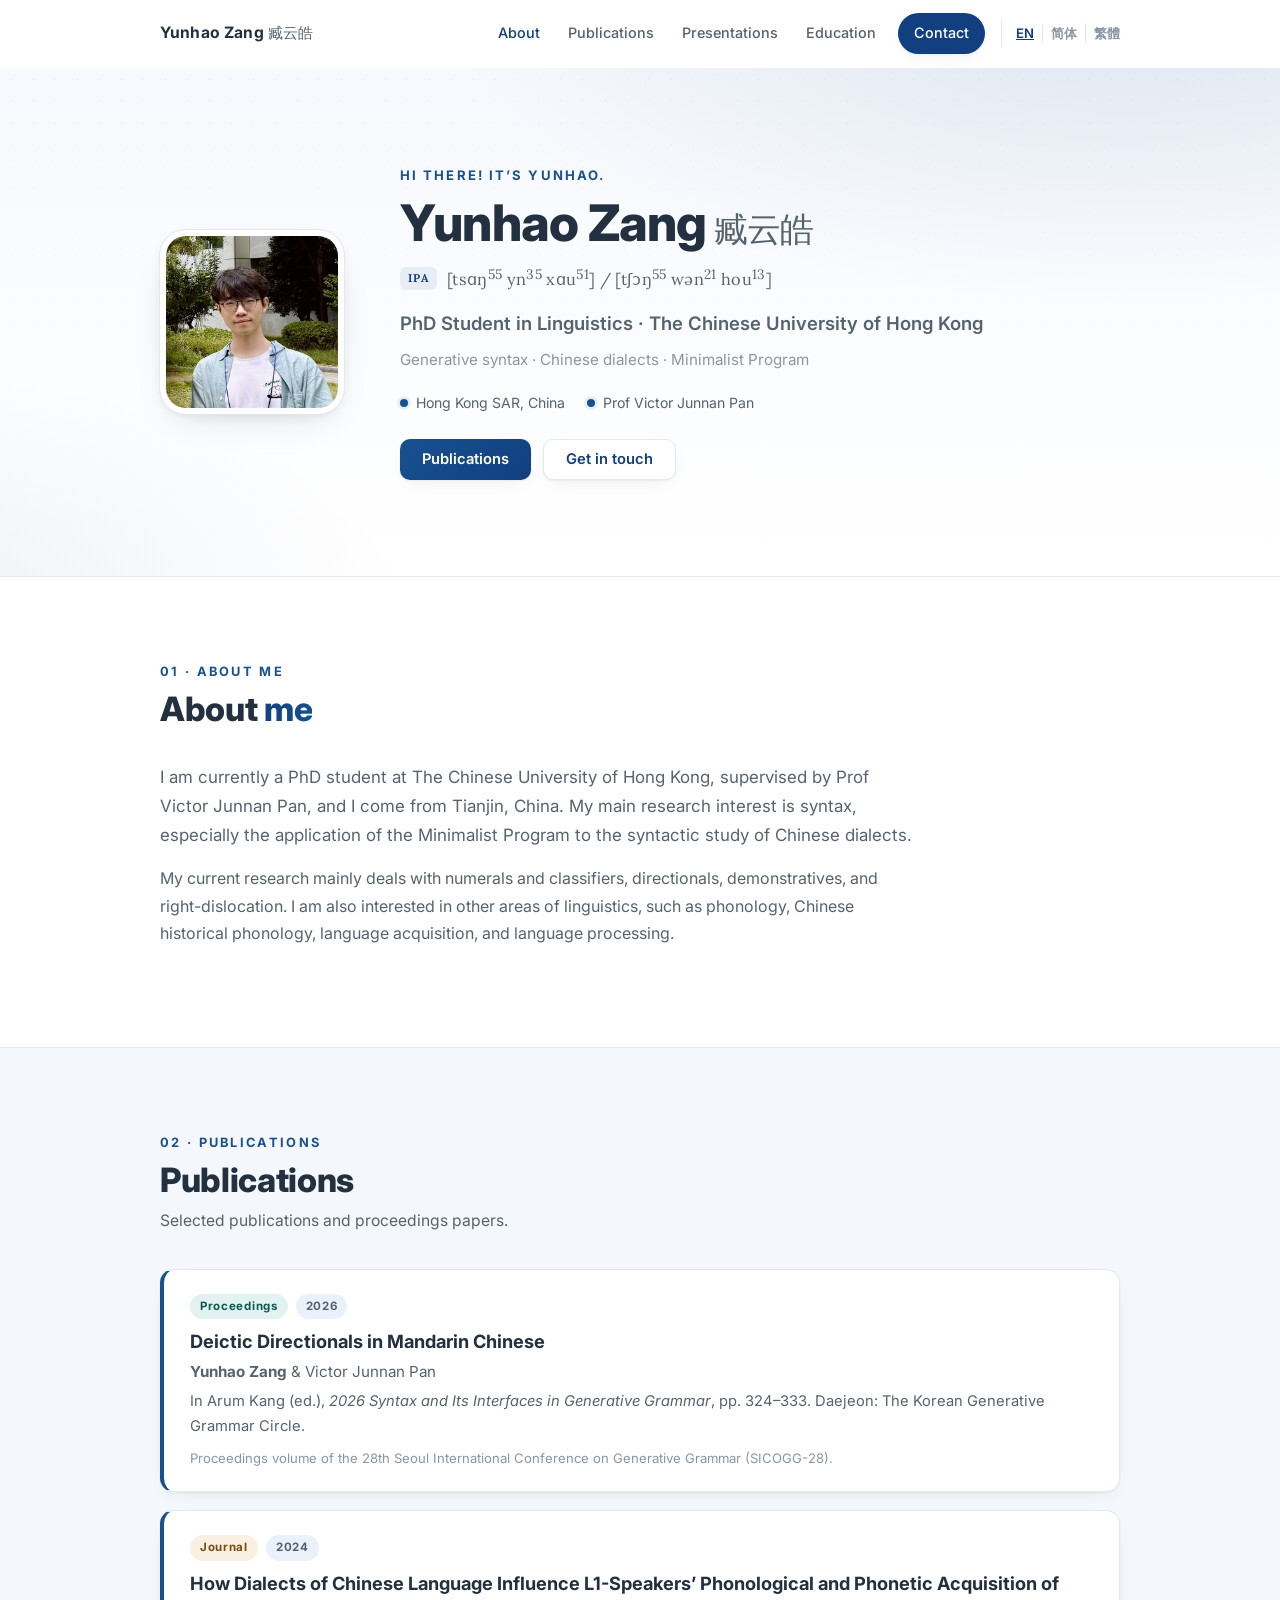
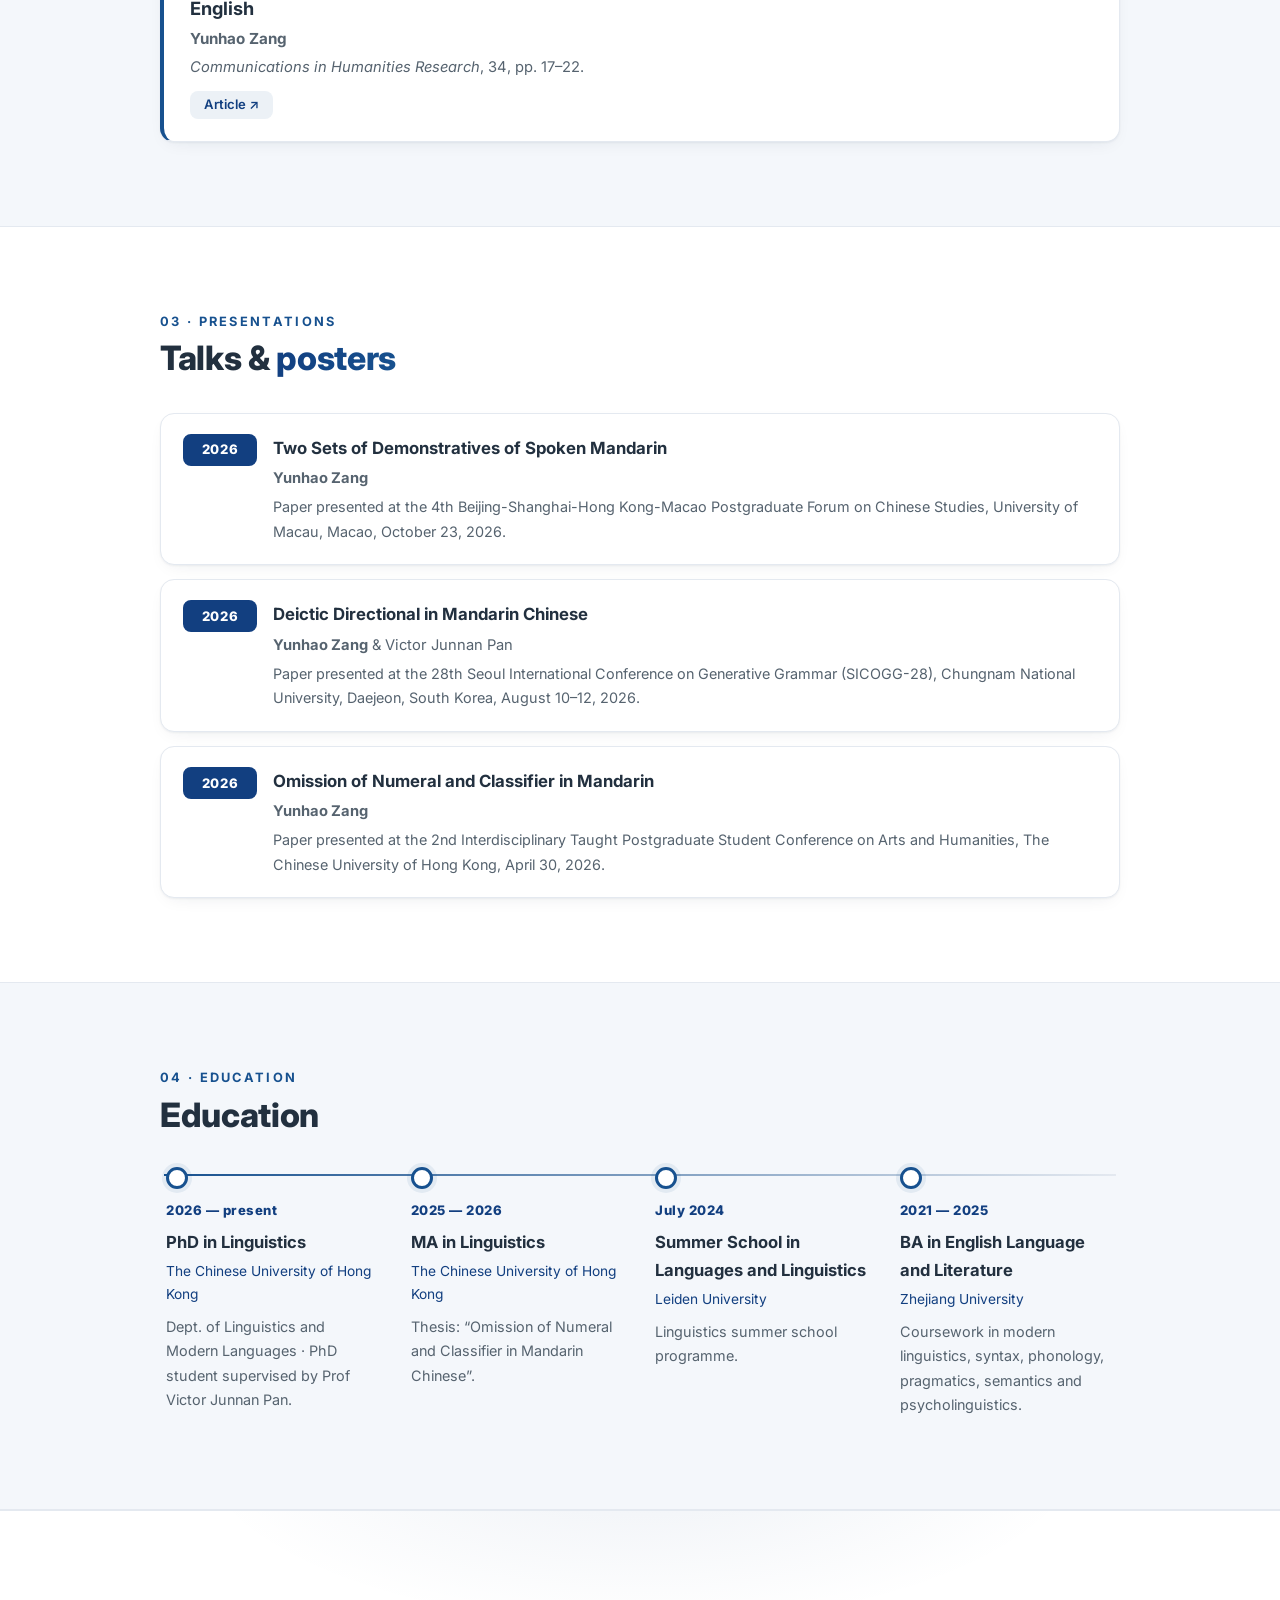
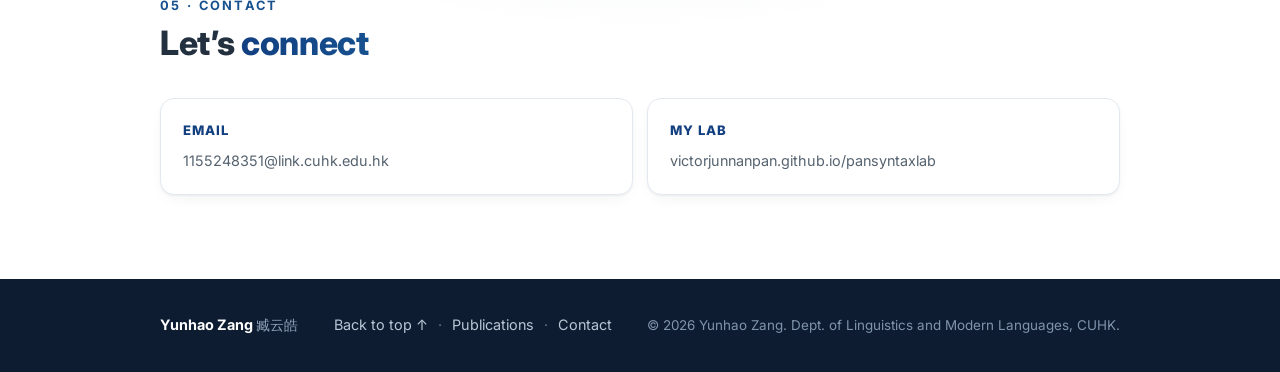
<file: index.html>
<!DOCTYPE html>
<html lang="en">
<head>
  <meta charset="UTF-8" />
  <meta name="viewport" content="width=device-width, initial-scale=1.0" />
  <meta name="theme-color" content="#123f80" />
  <meta
    name="description"
    content="Homepage of Yunhao Zang (臧云皓), PhD student in Linguistics at The Chinese University of Hong Kong under Prof Victor Junnan Pan."
  />
  <title>Yunhao Zang — Linguistics PhD Student at CUHK</title>

  <link
    rel="icon"
    href="data:image/svg+xml,%3Csvg xmlns='http://www.w3.org/2000/svg' viewBox='0 0 64 64'%3E%3Ccircle cx='32' cy='32' r='30' fill='%23123f80'/%3E%3Ctext x='32' y='42' font-family='Georgia,serif' font-size='28' fill='white' text-anchor='middle'%3EYZ%3C/text%3E%3C/svg%3E"
  />

  <link rel="preconnect" href="https://fonts.googleapis.com" />
  <link rel="preconnect" href="https://fonts.gstatic.com" crossorigin />
  <link
    href="https://fonts.googleapis.com/css2?family=Inter:wght@400;500;600;700;800&family=Lora:ital,wght@0,500;0,600;1,500&display=swap"
    rel="stylesheet"
  />

  <link rel="stylesheet" href="css/style.css" />
</head>

<body>
  <a class="skip-link" href="#main" data-i18n="skip">Skip to content</a>

  <!-- ================= 顶部导航 ================= -->
  <nav class="site-nav" id="siteNav" aria-label="Primary" data-i18n-aria="navAria">
    <div class="container nav-inner">
      <a class="brand" href="#top" data-i18n-aria="brandAria" aria-label="Yunhao Zang, back to top">
        <span class="brand-text" data-i18n-html="brand"
          >Yunhao Zang&nbsp;<em class="brand-cn">臧云皓</em></span
        >
      </a>

      <ul class="nav-links" id="navLinks">
        <li><a class="nav-link" href="#about" data-i18n="navAbout">About</a></li>
        <li><a class="nav-link" href="#publications" data-i18n="navPublications">Publications</a></li>
        <li><a class="nav-link" href="#presentations" data-i18n="navPresentations">Presentations</a></li>
        <li><a class="nav-link" href="#education" data-i18n="navEducation">Education</a></li>
        <li><a class="nav-link nav-cta" href="#contact" data-i18n="navContact">Contact</a></li>
        <li class="nav-lang" aria-label="Language" data-i18n-aria="langAria">
          <a class="lang-link active" href="#" data-set-lang="en" aria-current="page">EN</a>
          <span class="lang-sep" aria-hidden="true">|</span>
          <a class="lang-link" href="#" data-set-lang="zh-Hans">简体</a>
          <span class="lang-sep" aria-hidden="true">|</span>
          <a class="lang-link" href="#" data-set-lang="zh-Hant">繁體</a>
        </li>
      </ul>

      <button
        class="nav-toggle"
        id="navToggle"
        type="button"
        aria-label="Toggle menu"
        data-i18n-aria="toggleAria"
        aria-expanded="false"
        aria-controls="navLinks"
      >
        <span class="bar"></span><span class="bar"></span><span class="bar"></span>
      </button>
    </div>
  </nav>

  <!-- ================= Hero ================= -->
  <header class="hero" id="top">
    <div class="container hero-inner">
      <div class="avatar reveal" aria-hidden="true">
        <img src="images/profile.jpg" alt="Portrait of Yunhao Zang" data-i18n-alt="avatarAlt" />
      </div>

      <div class="hero-copy">
        <p class="hero-eyebrow reveal" style="--d: 0.05s" data-i18n="eyebrow">
          HI THERE! IT’S YUNHAO.
        </p>
        <h1 class="hero-name reveal" style="--d: 0.12s">
          Yunhao&nbsp;Zang<span class="hero-cn"> 臧云皓</span>
        </h1>
        <p class="hero-ipa reveal" style="--d: 0.16s">
          <span class="ipa-label">IPA</span>
          <span class="ipa">[tsɑŋ<sup>55</sup> yn<sup>35</sup> xɑu<sup>51</sup>] / [tʃɔŋ<sup>55</sup> wən<sup>21</sup> hou<sup>13</sup>]</span>
        </p>
        <p class="hero-role reveal" style="--d: 0.24s" data-i18n="role">
          PhD Student in Linguistics · The Chinese University of Hong Kong
        </p>
        <p class="hero-tag reveal" style="--d: 0.3s" data-i18n="tag">
          Generative syntax · Chinese dialects · Minimalist Program
        </p>

        <ul class="hero-chips reveal" style="--d: 0.36s">
          <li><span class="chip-dot"></span> <span data-i18n="chipLocation">Hong Kong SAR, China</span></li>
          <li><span class="chip-dot"></span> <span data-i18n="chipSupervisor">Prof Victor Junnan Pan</span></li>
        </ul>

        <div class="hero-actions reveal" style="--d: 0.42s">
          <a class="btn btn-primary" href="#publications" data-i18n="btnPublications">Publications</a>
          <a class="btn btn-ghost" href="mailto:1155248351@link.cuhk.edu.hk"
            ><span data-i18n="btnGetInTouch">Get in touch</span></a
          >
        </div>
      </div>
    </div>
  </header>

  <main id="main">
    <!-- ================= About ================= -->
    <section class="section" id="about">
      <div class="container">
        <header class="sec-head reveal">
          <p class="sec-kicker" data-i18n="secAboutKicker">01 · About Me</p>
          <h2 class="sec-title" data-i18n-html="secAboutTitle">About <span class="grad">me</span></h2>
        </header>

        <div class="prose reveal">
          <p class="lead" data-i18n="aboutLead">
            I am currently a PhD student at The Chinese University of Hong
            Kong, supervised by Prof Victor Junnan Pan, and I come from
            Tianjin, China.
            My main research interest is syntax, especially the application of
            the Minimalist Program to the syntactic study of Chinese dialects.
          </p>
          <p data-i18n="aboutBody">
            My current research mainly deals with numerals and classifiers,
            directionals, demonstratives, and right-dislocation. I am also
            interested in other areas of linguistics, such as phonology,
            Chinese historical phonology, language acquisition, and language
            processing.
          </p>
        </div>
      </div>
    </section>

    <!-- ================= Publications ================= -->
    <section class="section section-alt" id="publications">
      <div class="container">
        <header class="sec-head reveal">
          <p class="sec-kicker" data-i18n="secPubKicker">02 · Publications</p>
          <h2 class="sec-title" data-i18n-html="secPubTitle">Publications</h2>
          <p class="sec-sub" data-i18n="secPubSub">Selected publications and proceedings papers.</p>
        </header>

        <ol class="pub-list">
          <li class="pub-item reveal">
            <div class="pub-tags">
              <span class="tag tag-proc" data-i18n="tagProceedings">Proceedings</span>
              <span class="tag tag-year">2026</span>
            </div>
            <h3 class="pub-title">
              Deictic Directionals in Mandarin Chinese
            </h3>
            <p class="pub-authors" data-i18n-html="pub1authors">
              <strong>Yunhao Zang</strong> &amp; Victor Junnan Pan
            </p>
            <p class="pub-venue" data-i18n-html="pub1venue">
              In Arum Kang (ed.), <em>2026 Syntax and Its Interfaces in
              Generative Grammar</em>, pp. 324–333. Daejeon: The Korean
              Generative Grammar Circle.
            </p>
            <p class="pub-note" data-i18n="pub1note">
              Proceedings volume of the 28th Seoul International Conference on
              Generative Grammar (SICOGG-28).
            </p>
          </li>

          <li class="pub-item reveal">
            <div class="pub-tags">
              <span class="tag tag-jour" data-i18n="tagJournal">Journal</span>
              <span class="tag tag-year">2024</span>
            </div>
            <h3 class="pub-title">
              How Dialects of Chinese Language Influence L1-Speakers’
              Phonological and Phonetic Acquisition of English
            </h3>
            <p class="pub-authors" data-i18n-html="pub2authors"><strong>Yunhao Zang</strong></p>
            <p class="pub-venue" data-i18n-html="pub2venue">
              <em>Communications in Humanities Research</em>, 34, pp. 17–22.
            </p>
            <div class="pub-links">
              <a
                class="btn btn-mini"
                href="https://chr.ewaoa.com/article/view/12545"
                target="_blank"
                rel="noopener"
                ><span data-i18n="articleLabel">Article ↗</span></a
              >
            </div>
          </li>
        </ol>
      </div>
    </section>

    <!-- ================= Presentations ================= -->
    <section class="section" id="presentations">
      <div class="container">
        <header class="sec-head reveal">
          <p class="sec-kicker" data-i18n="secTalksKicker">03 · Presentations</p>
          <h2 class="sec-title" data-i18n-html="secTalksTitle">Talks &amp; <span class="grad">posters</span></h2>
        </header>

        <ul class="talk-list">
          <li class="talk reveal">
            <span class="talk-year" aria-hidden="true">2026</span>
            <div class="talk-body">
              <h3 class="talk-title">
                Two Sets of Demonstratives of Spoken Mandarin
              </h3>
              <p class="talk-authors" data-i18n-html="talk1authors"><strong>Yunhao Zang</strong></p>
              <p class="talk-venue" data-i18n="talk1venue">
                Paper presented at the 4th Beijing-Shanghai-Hong Kong-Macao
                Postgraduate Forum on Chinese Studies, University of Macau,
                Macao, October 23, 2026.
              </p>
            </div>
          </li>

          <li class="talk reveal">
            <span class="talk-year" aria-hidden="true">2026</span>
            <div class="talk-body">
              <h3 class="talk-title">
                Deictic Directional in Mandarin Chinese
              </h3>
              <p class="talk-authors" data-i18n-html="talk2authors">
                <strong>Yunhao Zang</strong> &amp; Victor Junnan Pan
              </p>
              <p class="talk-venue" data-i18n="talk2venue">
                Paper presented at the 28th Seoul International Conference on
                Generative Grammar (SICOGG-28), Chungnam National University,
                Daejeon, South Korea, August 10–12, 2026.
              </p>
            </div>
          </li>

          <li class="talk reveal">
            <span class="talk-year" aria-hidden="true">2026</span>
            <div class="talk-body">
              <h3 class="talk-title">
                Omission of Numeral and Classifier in Mandarin
              </h3>
              <p class="talk-authors" data-i18n-html="talk3authors"><strong>Yunhao Zang</strong></p>
              <p class="talk-venue" data-i18n="talk3venue">
                Paper presented at the 2nd Interdisciplinary Taught
                Postgraduate Student Conference on Arts and Humanities, The
                Chinese University of Hong Kong, April 30, 2026.
              </p>
            </div>
          </li>
        </ul>
      </div>
    </section>

    <!-- ================= Education (horizontal timeline) ================= -->
    <section class="section section-alt" id="education">
      <div class="container">
        <header class="sec-head reveal">
          <p class="sec-kicker" data-i18n="secEduKicker">04 · Education</p>
          <h2 class="sec-title" data-i18n-html="secEduTitle">Education</h2>
        </header>

        <div class="edu-timeline">
          <div class="edu-node reveal">
            <p class="edu-when" data-i18n="edu1when">2026 — present</p>
            <h3 class="edu-degree" data-i18n="edu1degree">PhD in Linguistics</h3>
            <p class="edu-where" data-i18n="edu1where">The Chinese University of Hong Kong</p>
            <p class="edu-detail" data-i18n="edu1detail">
              Dept. of Linguistics and Modern Languages · PhD student
              supervised by Prof Victor Junnan Pan.
            </p>
          </div>

          <div class="edu-node reveal">
            <p class="edu-when" data-i18n="edu2when">2025 — 2026</p>
            <h3 class="edu-degree" data-i18n="edu2degree">MA in Linguistics</h3>
            <p class="edu-where" data-i18n="edu2where">The Chinese University of Hong Kong</p>
            <p class="edu-detail" data-i18n="edu2detail">
              Thesis: “Omission of Numeral and Classifier in Mandarin Chinese”.
            </p>
          </div>

          <div class="edu-node reveal">
            <p class="edu-when" data-i18n="edu3when">July 2024</p>
            <h3 class="edu-degree" data-i18n="edu3degree">Summer School in Languages and Linguistics</h3>
            <p class="edu-where" data-i18n="edu3where">Leiden University</p>
            <p class="edu-detail" data-i18n="edu3detail">Linguistics summer school programme.</p>
          </div>

          <div class="edu-node reveal">
            <p class="edu-when" data-i18n="edu4when">2021 — 2025</p>
            <h3 class="edu-degree" data-i18n="edu4degree">BA in English Language and Literature</h3>
            <p class="edu-where" data-i18n="edu4where">Zhejiang University</p>
            <p class="edu-detail" data-i18n="edu4detail">
              Coursework in modern linguistics, syntax, phonology, pragmatics,
              semantics and psycholinguistics.
            </p>
          </div>
        </div>
      </div>
    </section>

    <!-- ================= Contact ================= -->
    <section class="section contact" id="contact">
      <div class="container">
        <header class="sec-head reveal">
          <p class="sec-kicker" data-i18n="secContactKicker">05 · Contact</p>
          <h2 class="sec-title" data-i18n-html="secContactTitle">Let’s <span class="grad">connect</span></h2>
        </header>

        <div class="contact-grid reveal">
          <a class="contact-card" href="mailto:1155248351@link.cuhk.edu.hk">
            <b data-i18n="contactEmailLabel">Email</b>
            <span>1155248351@link.cuhk.edu.hk</span>
          </a>
          <a
            class="contact-card"
            href="https://victorjunnanpan.github.io/pansyntaxlab/"
            target="_blank"
            rel="noopener"
          >
            <b data-i18n="contactLabLabel">My Lab</b>
            <span>victorjunnanpan.github.io/pansyntaxlab</span>
          </a>
        </div>
      </div>
    </section>
  </main>

  <!-- ================= Footer ================= -->
  <footer class="footer">
    <div class="container footer-inner">
      <p class="footer-brand" data-i18n-html="footerBrand">
        Yunhao Zang <span class="footer-cn">臧云皓</span>
      </p>
      <p class="footer-links">
        <a href="#top" data-i18n="footerTop">Back to top ↑</a>
        <span class="footer-sep" aria-hidden="true">·</span>
        <a href="#publications" data-i18n="footerPublications">Publications</a>
        <span class="footer-sep" aria-hidden="true">·</span>
        <a href="#contact" data-i18n="footerContact">Contact</a>
      </p>
      <p class="footer-meta">
        © <span data-year>2026</span> <span data-i18n="footerMeta">Yunhao Zang. Dept. of Linguistics and Modern Languages, CUHK.</span>
      </p>
    </div>
  </footer>

  <script src="js/i18n.js"></script>
  <script src="js/main.js"></script>
</body>
</html>
</file>
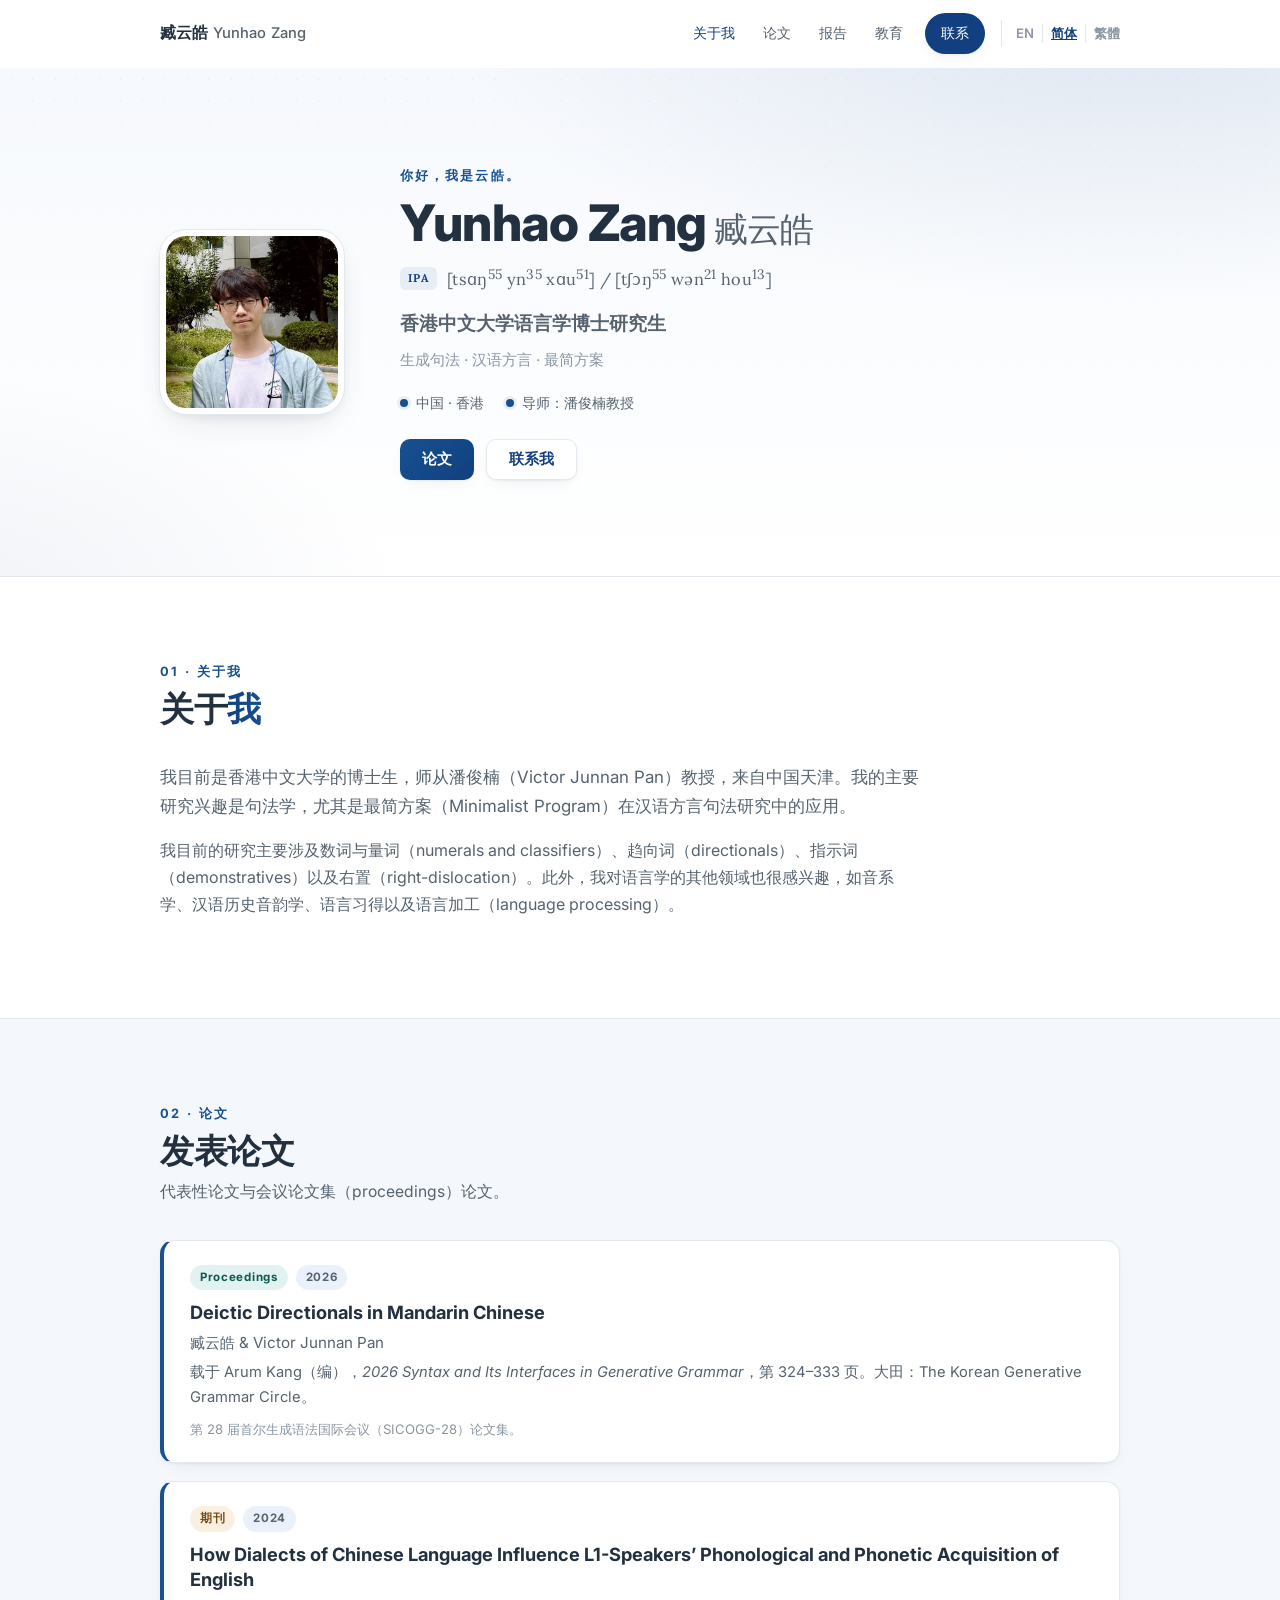
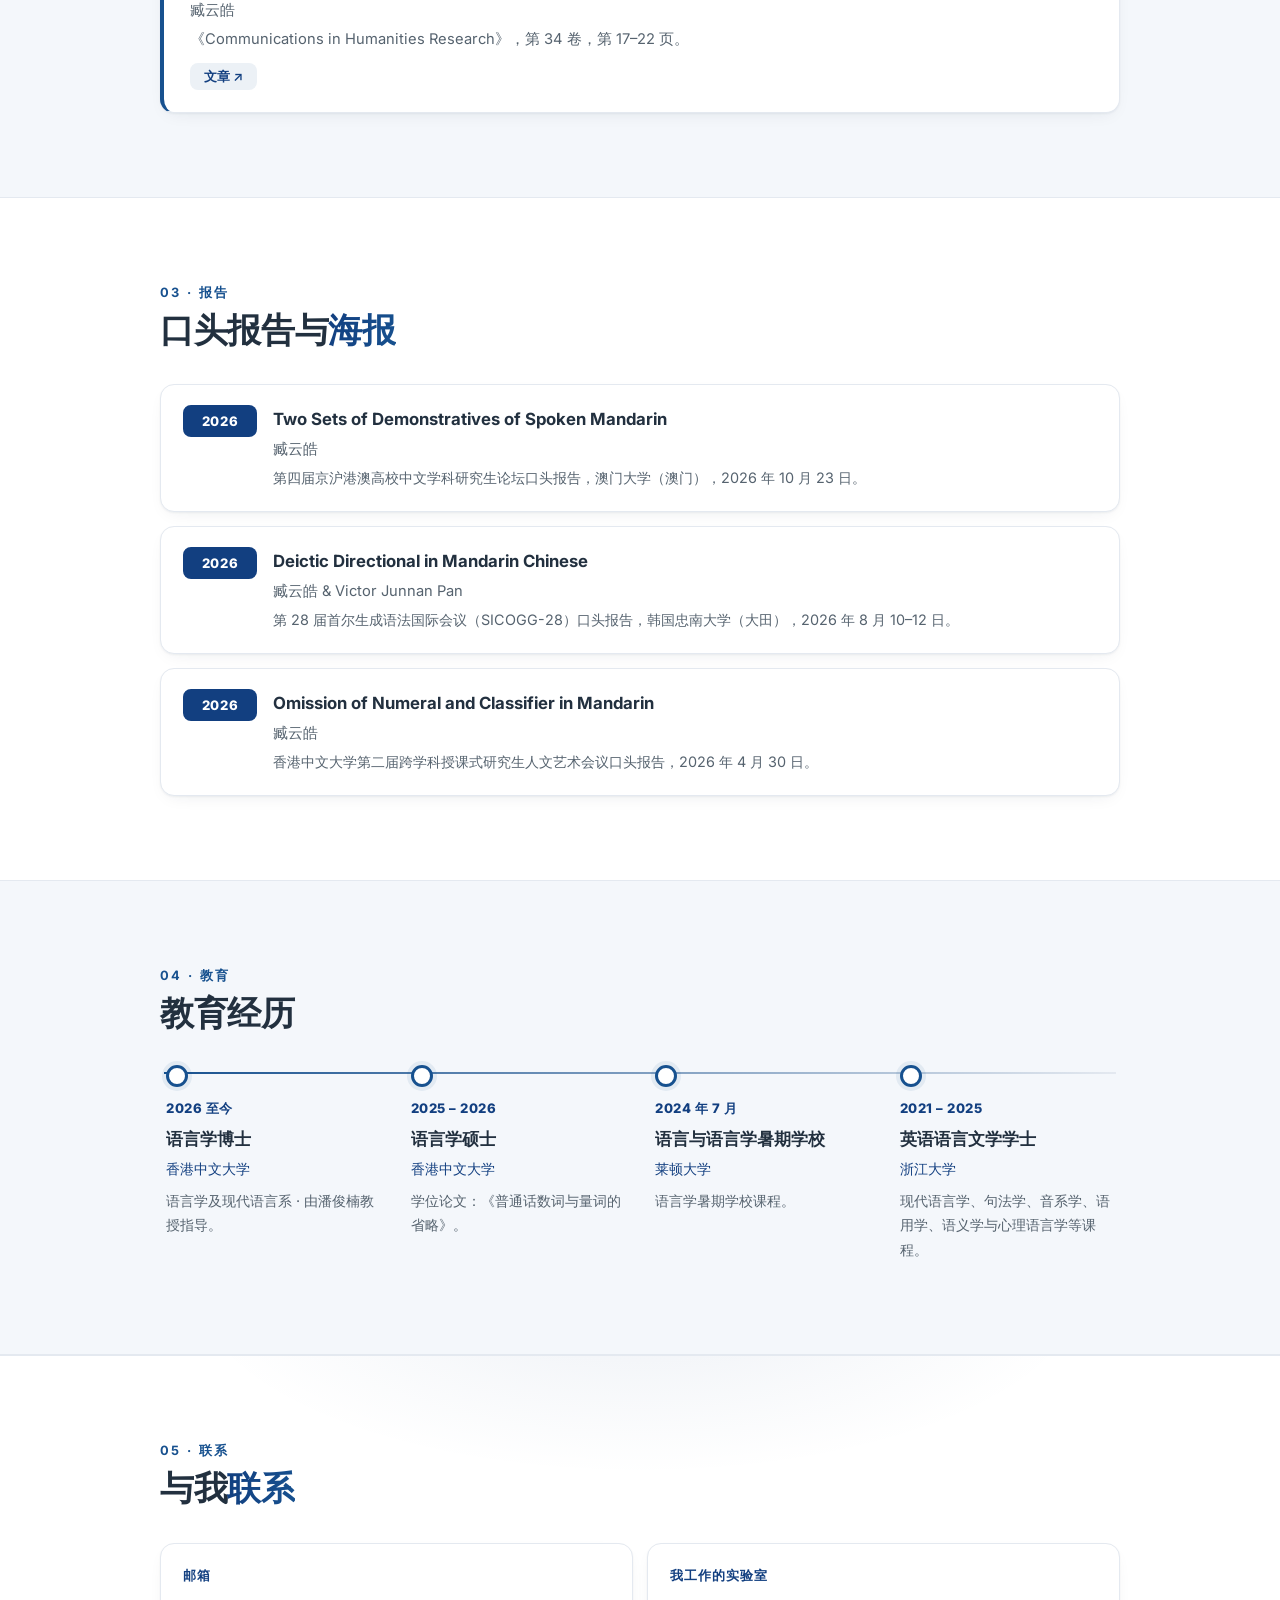
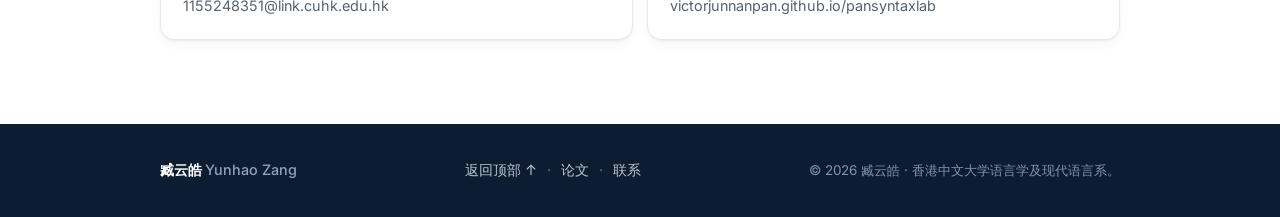
<file: zh-hans.html>
<!DOCTYPE html>
<html lang="zh-Hans">
<head>
  <meta charset="UTF-8" />
  <meta name="viewport" content="width=device-width, initial-scale=1.0" />
  <title>简体中文 · 臧云皓</title>
  <meta http-equiv="refresh" content="0; url=index.html?lang=zh-Hans" />
  <script>
    window.location.replace("index.html?lang=zh-Hans");
  </script>
</head>
<body>
  <p><a href="index.html?lang=zh-Hans">跳转到简体中文版</a></p>
</body>
</html>
</file>
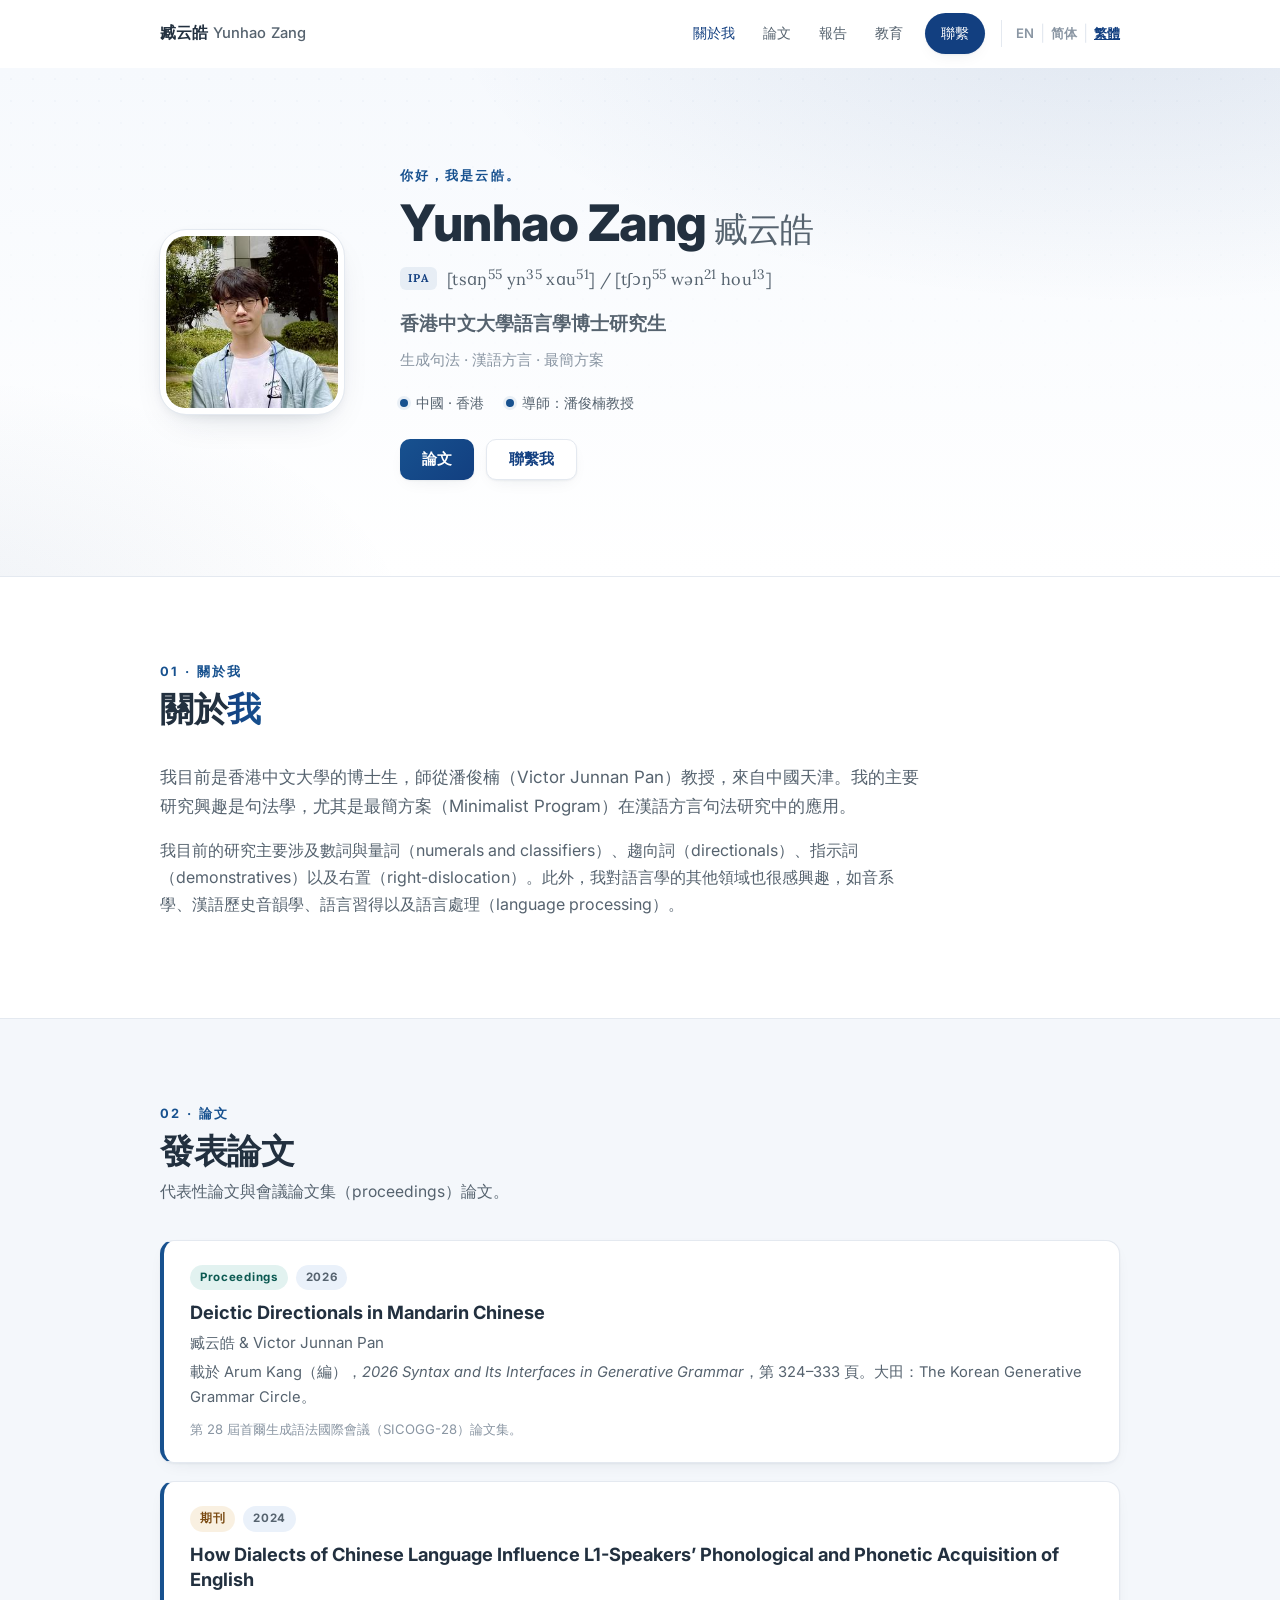
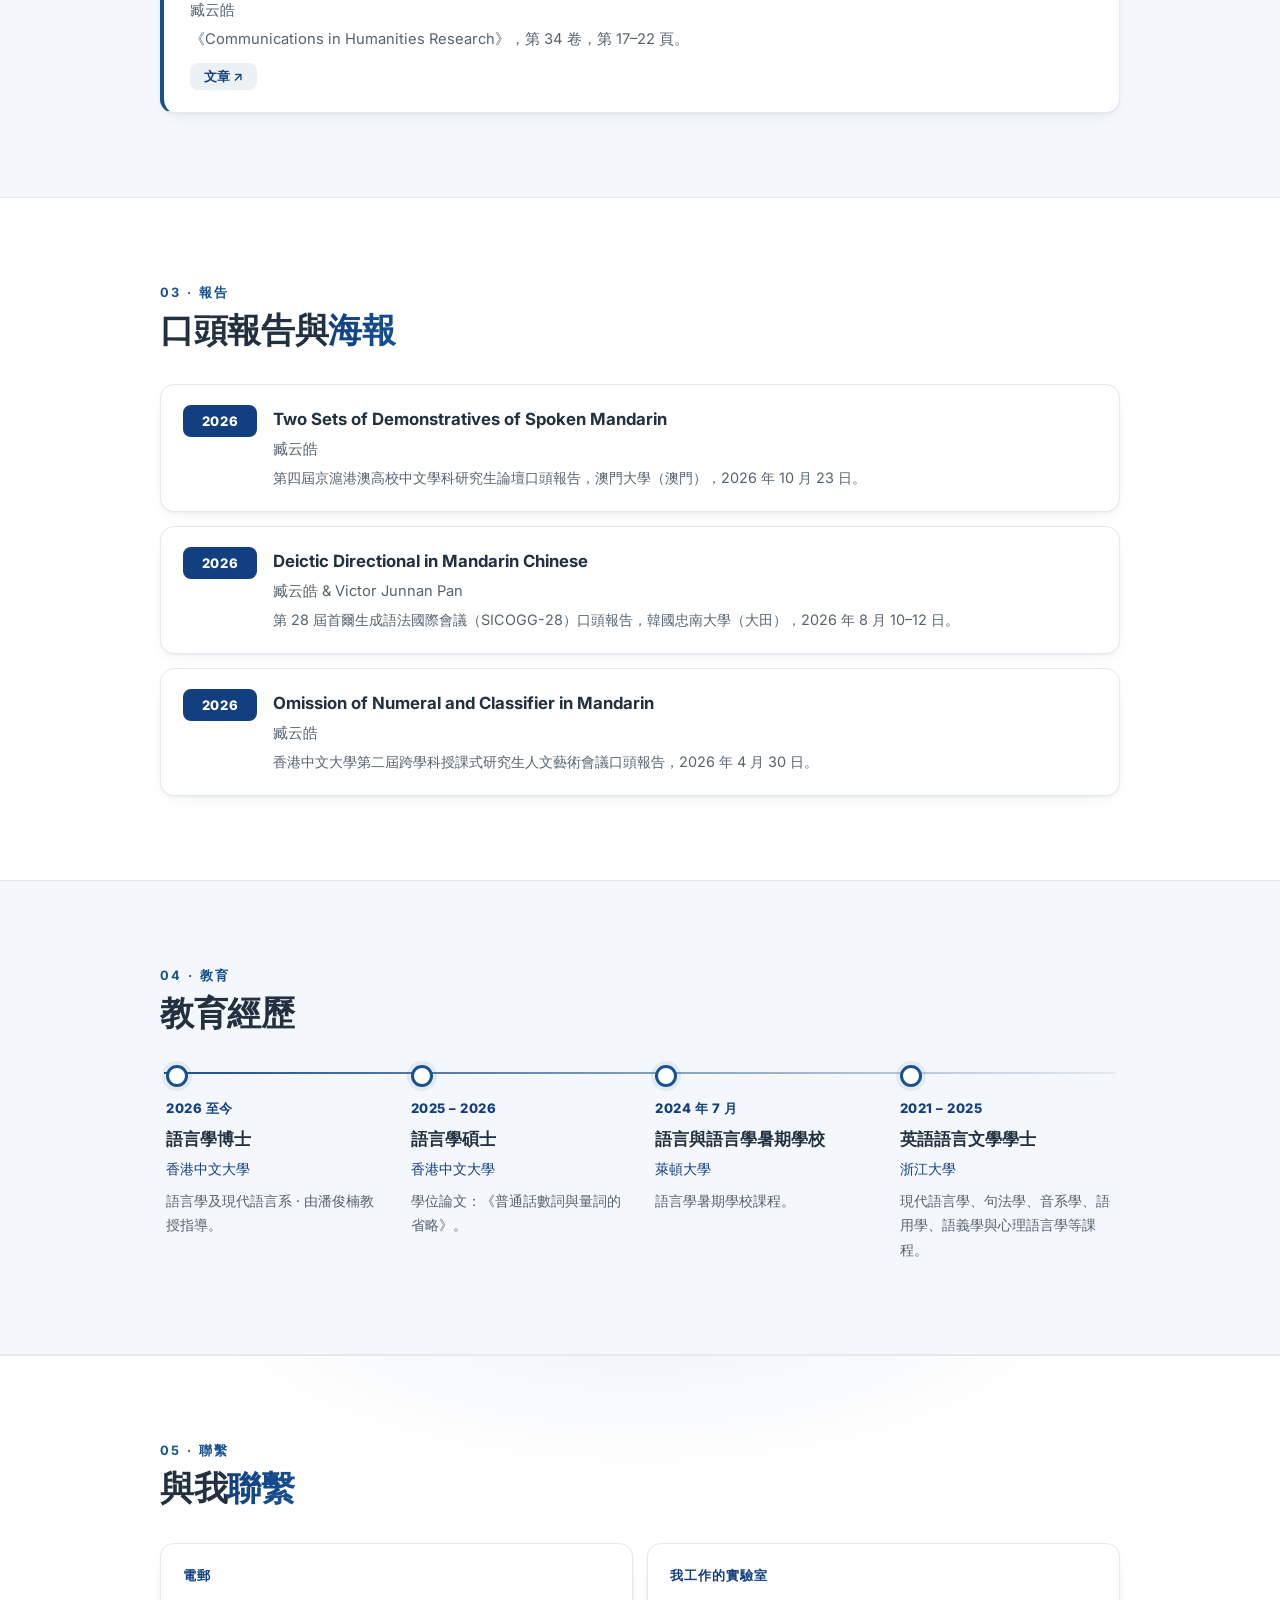
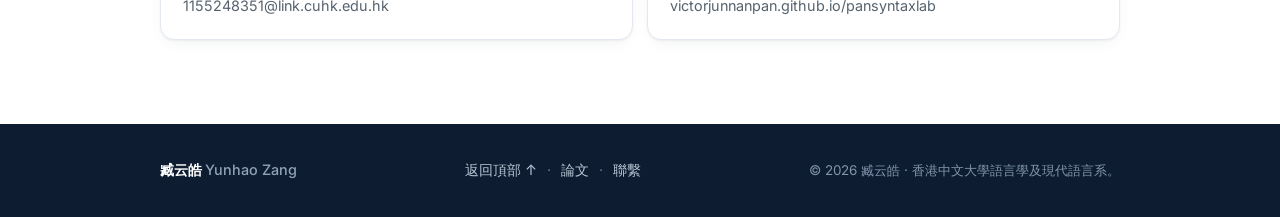
<file: zh-hant.html>
<!DOCTYPE html>
<html lang="zh-Hant">
<head>
  <meta charset="UTF-8" />
  <meta name="viewport" content="width=device-width, initial-scale=1.0" />
  <title>繁體中文 · 臧云皓</title>
  <meta http-equiv="refresh" content="0; url=index.html?lang=zh-Hant" />
  <script>
    window.location.replace("index.html?lang=zh-Hant");
  </script>
</head>
<body>
  <p><a href="index.html?lang=zh-Hant">跳轉到繁體中文版</a></p>
</body>
</html>
</file>
<file: css/style.css>
/* ==========================================================================
   Yunhao Zang · Personal Academic Homepage
   Style: clean "AcademicPages / Minimal Mistakes" inspired minimal look
   ========================================================================== */

:root {
  /* palette */
  --bg: #ffffff;
  --bg-soft: #f4f7fb;
  --bg-tint: #eaf1fa;
  --surface: #ffffff;
  --ink: #22303f;
  --ink-soft: #56636f;
  --ink-faint: #8a96a3;
  --line: #e4e9f0;
  --accent: #17518f;
  --accent-strong: #123f80;
  --accent-soft: rgba(23, 81, 143, 0.08);
  --gold: #c9a24b;
  --shadow-sm: 0 1px 2px rgba(16, 35, 60, 0.05), 0 6px 18px -8px rgba(16, 35, 60, 0.1);
  --shadow-md: 0 4px 14px -6px rgba(16, 35, 60, 0.14), 0 14px 40px -18px rgba(16, 35, 60, 0.2);

  /* type */
  --font-sans: "Inter", "Segoe UI", "Helvetica Neue", Arial, "PingFang SC",
    "Microsoft YaHei", sans-serif;
  --font-serif: "Lora", Georgia, "Times New Roman", serif;

  --radius: 14px;
  --nav-h: 68px;
}

* {
  box-sizing: border-box;
}

html {
  scroll-behavior: smooth;
  scroll-padding-top: calc(var(--nav-h) + 12px);
}

body {
  margin: 0;
  font-family: var(--font-sans);
  color: var(--ink);
  background: var(--bg);
  line-height: 1.7;
  -webkit-font-smoothing: antialiased;
  text-rendering: optimizeLegibility;
}

img {
  max-width: 100%;
  display: block;
}

a {
  color: var(--accent);
  text-decoration: none;
  transition: color 0.2s ease;
}

a:hover {
  color: var(--accent-strong);
  text-decoration: underline;
}

.container {
  width: min(960px, calc(100% - 40px));
  margin-inline: auto;
}

.skip-link {
  position: absolute;
  left: -9999px;
  top: 0;
  background: var(--accent-strong);
  color: #fff;
  padding: 8px 14px;
  z-index: 999;
}

.skip-link:focus {
  left: 0;
}

/* ============================= Navigation ============================= */

.site-nav {
  position: sticky;
  top: 0;
  z-index: 100;
  height: var(--nav-h);
  background: rgba(255, 255, 255, 0.86);
  backdrop-filter: saturate(160%) blur(12px);
  -webkit-backdrop-filter: saturate(160%) blur(12px);
  border-bottom: 1px solid transparent;
  transition: border-color 0.25s ease, box-shadow 0.25s ease;
}

.site-nav.scrolled {
  border-bottom-color: var(--line);
  box-shadow: 0 2px 14px -8px rgba(16, 35, 60, 0.18);
}

.nav-inner {
  height: 100%;
  display: flex;
  align-items: center;
  justify-content: space-between;
  gap: 16px;
}

.brand {
  display: inline-flex;
  align-items: center;
  gap: 10px;
  font-weight: 700;
  font-size: 0.98rem;
  color: var(--ink);
  letter-spacing: 0.01em;
}

.brand:hover {
  text-decoration: none;
  color: var(--accent-strong);
}

.brand-mark {
  display: inline-grid;
  place-items: center;
  width: 34px;
  height: 34px;
  border-radius: 10px;
  background: linear-gradient(135deg, #143f86, #0e3f74);
  color: #fff;
  font-size: 0.8rem;
  font-weight: 800;
  letter-spacing: 0.02em;
  box-shadow: var(--shadow-sm);
}

.brand-cn,
.footer-cn,
.hero-cn {
  font-style: normal;
  font-weight: 500;
}

.brand-cn {
  color: var(--ink-soft);
  font-size: 0.92rem;
}

.nav-links {
  display: flex;
  align-items: center;
  gap: 4px;
  margin: 0;
  padding: 0;
  list-style: none;
}

.nav-link {
  display: inline-block;
  padding: 8px 12px;
  font-size: 0.9rem;
  font-weight: 500;
  color: var(--ink-soft);
  border-radius: 8px;
  transition: color 0.2s ease, background 0.2s ease;
}

.nav-link:hover {
  color: var(--accent-strong);
  background: var(--accent-soft);
  text-decoration: none;
}

.nav-link.active {
  color: var(--accent-strong);
}

.nav-link.nav-cta {
  margin-left: 6px;
  padding: 8px 16px;
  color: #fff;
  background: var(--accent-strong);
  border-radius: 999px;
  box-shadow: var(--shadow-sm);
}

.nav-link.nav-cta:hover {
  background: #0c3260;
  color: #fff;
}

.nav-lang {
  display: inline-flex;
  align-items: center;
  gap: 6px;
  margin-left: 12px;
  padding-left: 14px;
  border-left: 1px solid var(--line);
}

.lang-link {
  font-size: 0.82rem;
  font-weight: 600;
  color: var(--ink-faint);
}

.lang-link:hover {
  color: var(--accent-strong);
  text-decoration: none;
}

.lang-link.active {
  color: var(--accent-strong);
  text-decoration: underline;
}

.lang-sep {
  color: var(--line);
}

.nav-toggle {
  display: none;
  flex-direction: column;
  justify-content: center;
  gap: 5px;
  width: 42px;
  height: 42px;
  padding: 10px;
  background: transparent;
  border: 1px solid var(--line);
  border-radius: 10px;
  cursor: pointer;
}

.nav-toggle .bar {
  height: 2px;
  border-radius: 2px;
  background: var(--ink);
  transition: transform 0.25s ease, opacity 0.2s ease;
}

.nav-toggle[aria-expanded="true"] .bar:nth-child(1) {
  transform: translateY(7px) rotate(45deg);
}

.nav-toggle[aria-expanded="true"] .bar:nth-child(2) {
  opacity: 0;
}

.nav-toggle[aria-expanded="true"] .bar:nth-child(3) {
  transform: translateY(-7px) rotate(-45deg);
}

/* =============================== Hero ================================ */

.hero {
  position: relative;
  overflow: hidden;
  background:
    radial-gradient(1100px 480px at 88% -12%, rgba(18, 63, 128, 0.10), transparent 62%),
    radial-gradient(820px 420px at -6% 110%, rgba(18, 63, 128, 0.07), transparent 60%),
    linear-gradient(180deg, #f6f9fd 0%, #ffffff 100%);
  border-bottom: 1px solid var(--line);
}

.hero::before {
  content: "";
  position: absolute;
  inset: 0;
  pointer-events: none;
  background-image: radial-gradient(rgba(23, 81, 143, 0.09) 1px, transparent 1px);
  background-size: 22px 22px;
  opacity: 0.55;
  -webkit-mask-image: linear-gradient(180deg, rgba(0,0,0,0.5), transparent 75%);
  mask-image: linear-gradient(180deg, rgba(0,0,0,0.5), transparent 75%);
}

.hero-inner {
  position: relative;
  display: grid;
  grid-template-columns: auto 1fr;
  align-items: center;
  gap: clamp(28px, 5vw, 56px);
  padding: clamp(52px, 8vw, 96px) 0;
}

.avatar {
  --size: clamp(136px, 16vw, 184px);
  position: relative;
  width: var(--size);
  height: var(--size);
  border-radius: 26px;
  flex: none;
  overflow: hidden;
  background: var(--bg-tint);
  box-shadow: var(--shadow-md);
  border: 6px solid #fff;
  outline: 1px solid var(--line);
}

.avatar img {
  width: 100%;
  height: 100%;
  object-fit: cover;
  display: block;
}

/* subtle accent ring */
.hero-inner .avatar::after {
  content: "";
  position: absolute;
  inset: -12px;
  border-radius: 32px;
  border: 1px dashed rgba(18, 63, 128, 0.28);
  pointer-events: none;
}

.hero-copy {
  max-width: 640px;
}

.hero-eyebrow {
  margin: 0 0 10px;
  font-size: 0.82rem;
  font-weight: 700;
  letter-spacing: 0.16em;
  text-transform: uppercase;
  color: var(--accent);
}

.hero-name {
  margin: 0 0 12px;
  font-size: clamp(2.1rem, 5vw, 3.15rem);
  font-weight: 800;
  line-height: 1.08;
  letter-spacing: -0.015em;
  color: var(--ink);
}

.hero-cn {
  font-size: clamp(1.5rem, 3.4vw, 2.15rem);
  color: var(--ink-soft);
}

.hero-ipa {
  display: flex;
  flex-wrap: wrap;
  align-items: center;
  gap: 10px;
  margin: 0 0 14px;
  font-family: var(--font-serif);
}

.ipa-label {
  font-size: 0.7rem;
  font-weight: 800;
  letter-spacing: 0.12em;
  color: var(--accent-strong);
  background: var(--accent-soft);
  padding: 2px 8px;
  border-radius: 6px;
}

.ipa {
  font-size: clamp(0.88rem, 2vw, 1.02rem);
  color: var(--ink-soft);
  letter-spacing: 0.02em;
}

.hero-role {
  margin: 0 0 8px;
  font-size: clamp(1.02rem, 2vw, 1.16rem);
  font-weight: 600;
  color: var(--ink-soft);
}

.hero-tag {
  margin: 0 0 18px;
  font-size: 0.95rem;
  color: var(--ink-faint);
}

.hero-chips {
  display: flex;
  flex-wrap: wrap;
  gap: 10px 22px;
  margin: 0 0 24px;
  padding: 0;
  list-style: none;
  font-size: 0.88rem;
  color: var(--ink-soft);
}

.hero-chips li {
  display: inline-flex;
  align-items: center;
  gap: 8px;
}

.chip-dot {
  width: 8px;
  height: 8px;
  border-radius: 50%;
  background: var(--accent);
  box-shadow: 0 0 0 3px var(--accent-soft);
}

.hero-actions {
  display: flex;
  flex-wrap: wrap;
  gap: 12px;
}

/* Buttons */
.btn {
  display: inline-flex;
  align-items: center;
  justify-content: center;
  gap: 8px;
  padding: 12px 22px;
  border-radius: 10px;
  font-weight: 600;
  font-size: 0.92rem;
  line-height: 1;
  cursor: pointer;
  transition: transform 0.18s ease, box-shadow 0.2s ease,
    background 0.2s ease, color 0.2s ease;
}

.btn:hover {
  text-decoration: none;
  transform: translateY(-2px);
}

.btn-primary {
  color: #fff;
  background: linear-gradient(135deg, var(--accent), var(--accent-strong));
  box-shadow: var(--shadow-sm);
}

.btn-primary:hover {
  color: #fff;
  box-shadow: var(--shadow-md);
}

.btn-ghost {
  color: var(--accent-strong);
  background: #fff;
  border: 1px solid var(--line);
  box-shadow: var(--shadow-sm);
}

.btn-ghost:hover {
  background: var(--bg-soft);
}

.btn-mini {
  padding: 7px 14px;
  font-size: 0.82rem;
  border-radius: 8px;
  color: var(--accent-strong);
  background: var(--accent-soft);
}

.btn-mini:hover {
  background: var(--accent);
  color: #fff;
}

/* ============================= Sections ============================== */

.section {
  padding: clamp(52px, 7vw, 84px) 0;
}

.section-alt {
  background: var(--bg-soft);
  border-block: 1px solid var(--line);
}

.sec-head {
  margin-bottom: 34px;
}

.sec-kicker {
  margin: 0 0 6px;
  font-size: 0.8rem;
  font-weight: 700;
  letter-spacing: 0.18em;
  text-transform: uppercase;
  color: var(--accent);
}

.sec-title {
  margin: 0 0 8px;
  font-size: clamp(1.6rem, 3.4vw, 2.1rem);
  font-weight: 800;
  letter-spacing: -0.01em;
  line-height: 1.2;
  color: var(--ink);
}

.sec-sub {
  margin: 0;
  color: var(--ink-soft);
  font-size: 0.98rem;
}

.grad {
  background: linear-gradient(100deg, var(--accent-strong), var(--accent));
  -webkit-background-clip: text;
  background-clip: text;
  -webkit-text-fill-color: transparent;
  color: transparent;
}

.prose {
  max-width: 760px;
}

.prose .lead {
  font-size: 1.06rem;
}

.prose p {
  margin: 0 0 16px;
  color: var(--ink-soft);
}

.prose strong {
  color: var(--ink);
}

.prose a {
  font-weight: 600;
}

/* fact chips */
.fact-grid {
  display: grid;
  grid-template-columns: repeat(auto-fit, minmax(200px, 1fr));
  gap: 14px;
  margin: 26px 0 0;
  padding: 0;
  list-style: none;
}

.fact {
  padding: 16px 18px;
  border: 1px solid var(--line);
  border-radius: var(--radius);
  background: var(--surface);
  box-shadow: var(--shadow-sm);
}

.fact b {
  display: block;
  margin-bottom: 4px;
  font-size: 0.74rem;
  font-weight: 800;
  letter-spacing: 0.12em;
  text-transform: uppercase;
  color: var(--accent);
}

.fact span {
  font-size: 0.92rem;
  color: var(--ink-soft);
}

/* research interests */
.interest-grid {
  display: grid;
  grid-template-columns: repeat(auto-fit, minmax(230px, 1fr));
  gap: 16px;
  margin: 0;
  padding: 0;
  list-style: none;
}

.interest {
  padding: 22px 22px 20px;
  border: 1px solid var(--line);
  border-radius: var(--radius);
  background: var(--surface);
  box-shadow: var(--shadow-sm);
  transition: transform 0.2s ease, box-shadow 0.25s ease, border-color 0.2s ease;
}

.interest:hover {
  transform: translateY(-4px);
  border-color: rgba(23, 81, 143, 0.35);
  box-shadow: var(--shadow-md);
}

.interest::before {
  content: "";
  display: block;
  width: 26px;
  height: 4px;
  border-radius: 3px;
  margin-bottom: 14px;
  background: linear-gradient(90deg, var(--accent), var(--accent-strong));
}

.interest h3 {
  margin: 0 0 6px;
  font-size: 1rem;
  font-weight: 700;
  line-height: 1.4;
  color: var(--ink);
}

.interest p {
  margin: 0;
  font-size: 0.9rem;
  color: var(--ink-soft);
}

.interest em {
  color: var(--ink);
}

/* ============================ Publications =========================== */

.pub-list {
  margin: 0;
  padding: 0;
  list-style: none;
  display: grid;
  gap: 18px;
}

.pub-item {
  position: relative;
  padding: 24px 26px 22px;
  border: 1px solid var(--line);
  border-left: 4px solid var(--accent);
  border-radius: var(--radius);
  background: var(--surface);
  box-shadow: var(--shadow-sm);
  transition: box-shadow 0.25s ease, transform 0.2s ease;
}

.pub-item:hover {
  box-shadow: var(--shadow-md);
  transform: translateY(-2px);
}

.pub-tags {
  display: flex;
  flex-wrap: wrap;
  gap: 8px;
  margin-bottom: 10px;
}

.tag {
  display: inline-block;
  padding: 3px 10px;
  border-radius: 999px;
  font-size: 0.72rem;
  font-weight: 700;
  letter-spacing: 0.06em;
}

.tag-proc {
  color: #0c5a52;
  background: rgba(16, 150, 128, 0.12);
}

.tag-jour {
  color: #7a4a12;
  background: rgba(212, 146, 44, 0.14);
}

.tag-year {
  color: var(--ink-soft);
  background: var(--bg-tint);
}

.pub-title {
  margin: 0 0 4px;
  font-size: 1.14rem;
  font-weight: 700;
  line-height: 1.4;
  color: var(--ink);
}

.pub-authors {
  margin: 0 0 4px;
  font-size: 0.95rem;
  color: var(--ink-soft);
}

.pub-venue {
  margin: 0 0 8px;
  font-size: 0.92rem;
  color: var(--ink-soft);
}

.pub-note {
  margin: 0;
  font-size: 0.82rem;
  color: var(--ink-faint);
}

.pub-links {
  margin-top: 10px;
}

/* =========================== Presentations ========================== */

.talk-list {
  margin: 0;
  padding: 0;
  list-style: none;
  display: grid;
  gap: 14px;
}

.talk {
  display: grid;
  grid-template-columns: 74px 1fr;
  gap: 16px;
  align-items: start;
  padding: 20px 22px;
  border: 1px solid var(--line);
  border-radius: var(--radius);
  background: var(--surface);
  box-shadow: var(--shadow-sm);
  transition: box-shadow 0.25s ease, transform 0.2s ease;
}

.talk:hover {
  box-shadow: var(--shadow-md);
  transform: translateY(-2px);
}

.talk-year {
  display: inline-flex;
  align-items: center;
  justify-content: center;
  height: 32px;
  border-radius: 8px;
  background: var(--accent-strong);
  color: #fff;
  font-size: 0.82rem;
  font-weight: 800;
  letter-spacing: 0.04em;
}

.talk-title {
  margin: 0 0 4px;
  font-size: 1.05rem;
  font-weight: 700;
  color: var(--ink);
}

.talk-authors {
  margin: 0 0 4px;
  font-size: 0.92rem;
  color: var(--ink-soft);
}

.talk-venue {
  margin: 0;
  font-size: 0.9rem;
  color: var(--ink-soft);
}

/* ===================== Education (horizontal) ======================= */

.edu-timeline {
  position: relative;
  display: grid;
  grid-template-columns: repeat(4, 1fr);
  gap: 28px 18px;
  margin-top: 8px;
}

@media (min-width: 901px) {
  .edu-timeline::before {
    content: "";
    position: absolute;
    top: 5px;
    left: 4px;
    right: 4px;
    height: 2px;
    background: linear-gradient(90deg, var(--accent), var(--line));
  }
}

.edu-node {
  position: relative;
  padding: 30px 6px 8px 6px;
}

.edu-node::before {
  content: "";
  position: absolute;
  top: -2px;
  left: 6px;
  width: 16px;
  height: 16px;
  border-radius: 50%;
  background: #fff;
  border: 3px solid var(--accent);
  box-shadow: 0 0 0 4px var(--accent-soft);
  z-index: 2;
}

.edu-node::after {
  content: "";
  position: absolute;
  top: 5px;
  left: 0;
  right: 0;
  height: 2px;
  background: var(--line);
}

@media (min-width: 901px) {
  .edu-node::after {
    display: none;
  }
}

.edu-when {
  margin: 0 0 6px;
  font-size: 0.82rem;
  font-weight: 800;
  letter-spacing: 0.04em;
  color: var(--accent-strong);
}

.edu-degree {
  margin: 0 0 4px;
  font-size: 1.04rem;
  font-weight: 700;
  color: var(--ink);
}

.edu-where {
  margin: 0 0 8px;
  font-size: 0.86rem;
  color: var(--accent-strong);
}

.edu-detail {
  margin: 0;
  font-size: 0.9rem;
  color: var(--ink-soft);
}

@media (max-width: 900px) {
  .edu-timeline {
    grid-template-columns: 1fr 1fr;
  }
}

@media (max-width: 620px) {
  .edu-timeline {
    grid-template-columns: 1fr;
  }
}

/* ============================== Contact ============================= */

.contact {
  background:
    radial-gradient(760px 320px at 50% -20%, rgba(18, 63, 128, 0.08), transparent 60%),
    var(--bg);
  border-top: 1px solid var(--line);
}

.contact-grid {
  display: grid;
  grid-template-columns: repeat(auto-fit, minmax(240px, 1fr));
  gap: 14px;
}

.contact-card {
  display: block;
  padding: 20px 22px;
  border: 1px solid var(--line);
  border-radius: var(--radius);
  background: var(--surface);
  box-shadow: var(--shadow-sm);
  color: var(--ink-soft);
  transition: transform 0.2s ease, box-shadow 0.25s ease, border-color 0.2s ease;
}

.contact-card:hover {
  text-decoration: none;
  transform: translateY(-3px);
  border-color: rgba(23, 81, 143, 0.35);
  box-shadow: var(--shadow-md);
}

.contact-card b {
  display: block;
  margin-bottom: 6px;
  font-size: 0.82rem;
  font-weight: 800;
  letter-spacing: 0.08em;
  text-transform: uppercase;
  color: var(--accent-strong);
}

.contact-card span {
  font-size: 0.9rem;
  word-break: break-word;
}

/* ============================== Footer ============================== */

.footer {
  padding: 34px 0;
  background: #0d1c30;
  color: #b9c6d6;
  font-size: 0.9rem;
}

.footer-inner {
  display: flex;
  flex-wrap: wrap;
  align-items: center;
  justify-content: space-between;
  gap: 10px 24px;
}

.footer-brand {
  margin: 0;
  font-weight: 700;
  color: #fff;
}

.footer-cn {
  color: #8fa2b8;
}

.footer-links {
  margin: 0;
  display: flex;
  align-items: center;
  gap: 10px;
  flex-wrap: wrap;
}

.footer-links a {
  color: #b9c6d6;
}

.footer-links a:hover {
  color: #fff;
}

.footer-sep {
  opacity: 0.5;
}

.footer-meta {
  margin: 0;
  color: #8094ab;
  font-size: 0.84rem;
}

/* ========================= Scroll reveal =========================== */

.reveal {
  opacity: 0;
  transform: translateY(18px);
  transition: opacity 0.7s cubic-bezier(0.22, 0.61, 0.36, 1),
    transform 0.7s cubic-bezier(0.22, 0.61, 0.36, 1);
  transition-delay: var(--d, 0s);
}

.reveal.in-view {
  opacity: 1;
  transform: none;
}

@media (prefers-reduced-motion: reduce) {
  html {
    scroll-behavior: auto;
  }
  .reveal {
    opacity: 1;
    transform: none;
    transition: none;
  }
  .btn,
  .interest,
  .pub-item,
  .talk,
  .contact-card {
    transition: none;
  }
}

/* ============================ Responsive ============================ */

@media (max-width: 720px) {
  .nav-toggle {
    display: flex;
  }

  .nav-links {
    position: absolute;
    top: var(--nav-h);
    left: 0;
    right: 0;
    flex-direction: column;
    align-items: stretch;
    gap: 2px;
    padding: 14px 20px 20px;
    background: rgba(255, 255, 255, 0.98);
    backdrop-filter: blur(12px);
    -webkit-backdrop-filter: blur(12px);
    border-bottom: 1px solid var(--line);
    box-shadow: var(--shadow-md);
    transform: translateY(-12px);
    opacity: 0;
    pointer-events: none;
    transition: opacity 0.22s ease, transform 0.22s ease;
  }

  .nav-links.open {
    transform: translateY(0);
    opacity: 1;
    pointer-events: auto;
  }

  .nav-link {
    padding: 12px 14px;
    font-size: 1rem;
  }

  .nav-link.nav-cta {
    margin: 8px 0 0;
    text-align: center;
  }

  .hero-inner {
    grid-template-columns: 1fr;
    justify-items: center;
    text-align: center;
  }

  .hero-copy {
    max-width: 100%;
  }

  .hero-chips,
  .hero-actions {
    justify-content: center;
  }

  .hero-eyebrow {
    margin-top: 8px;
  }

  .fact-grid {
    grid-template-columns: 1fr 1fr;
  }
}

@media (max-width: 460px) {
  .fact-grid {
    grid-template-columns: 1fr;
  }

  .talk {
    grid-template-columns: 1fr;
  }

  .talk-year {
    justify-self: start;
    height: 26px;
    padding: 0 12px;
  }
}
</file>
